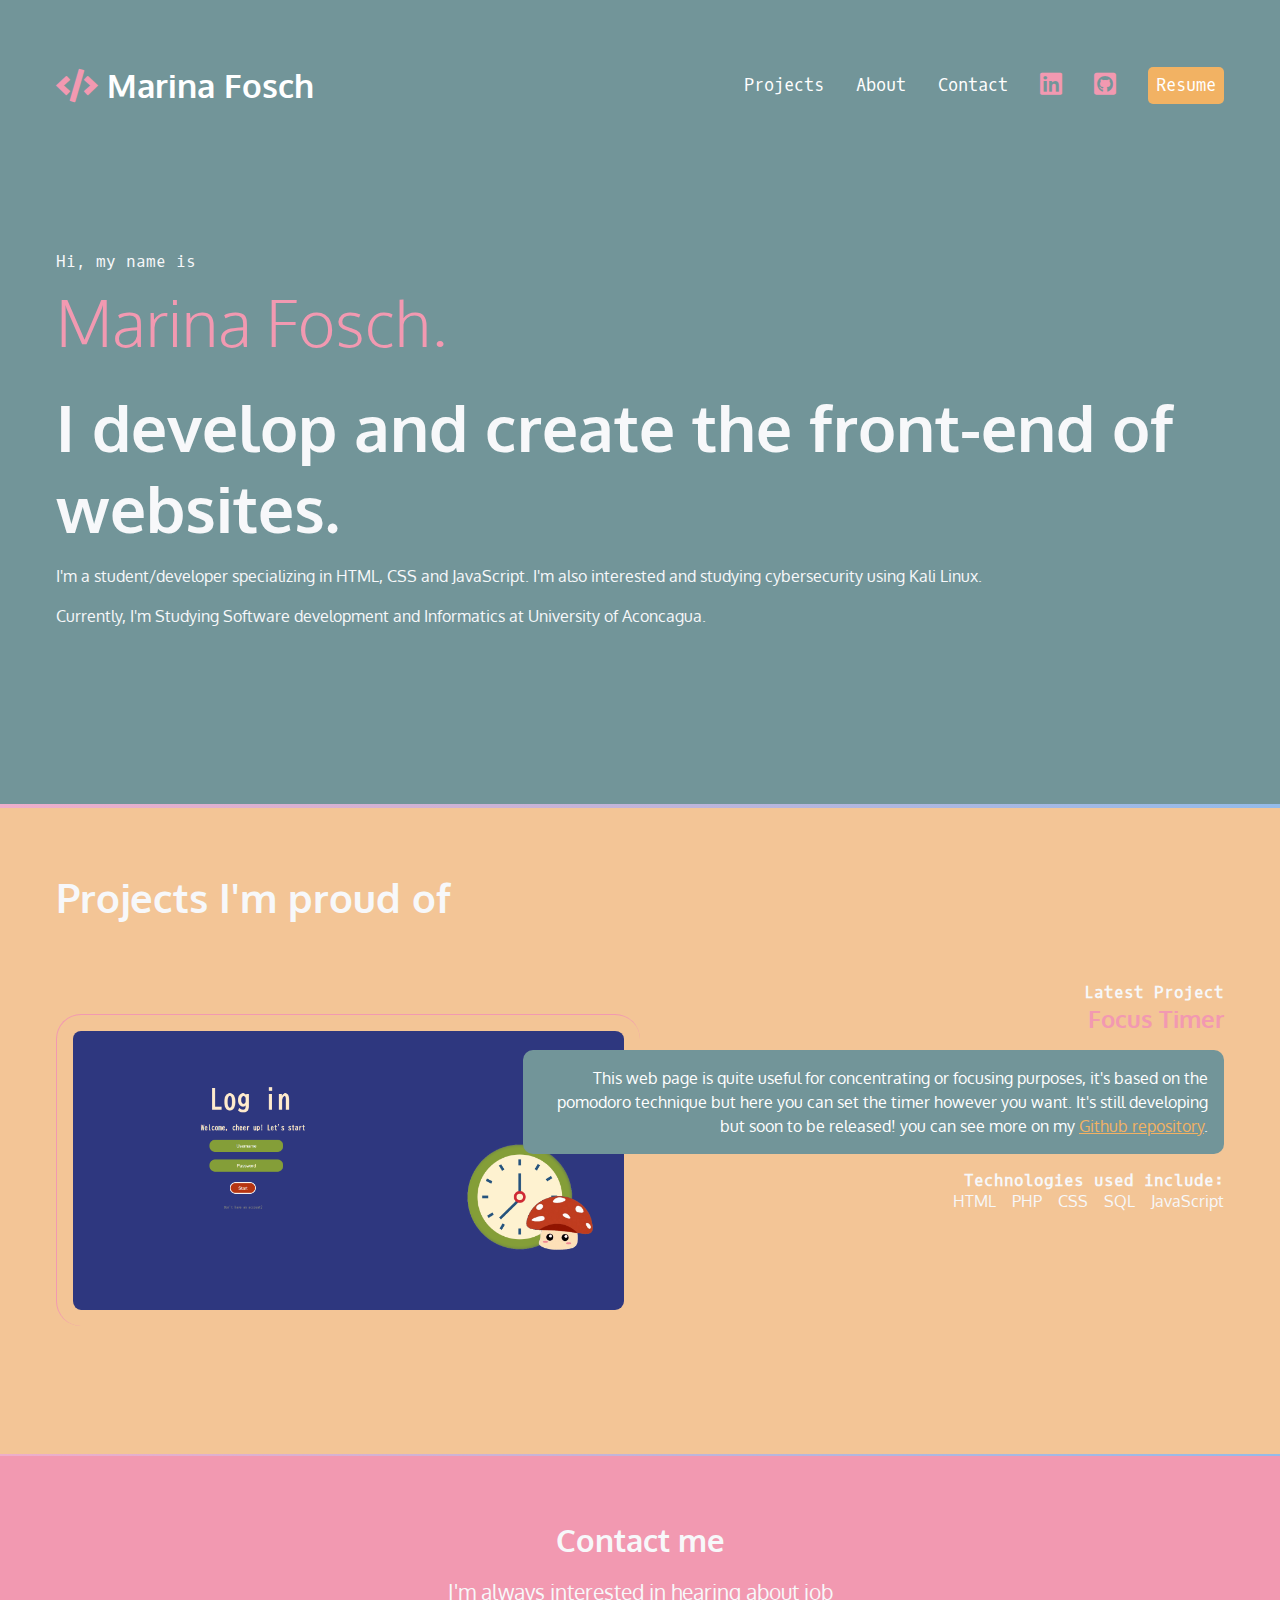
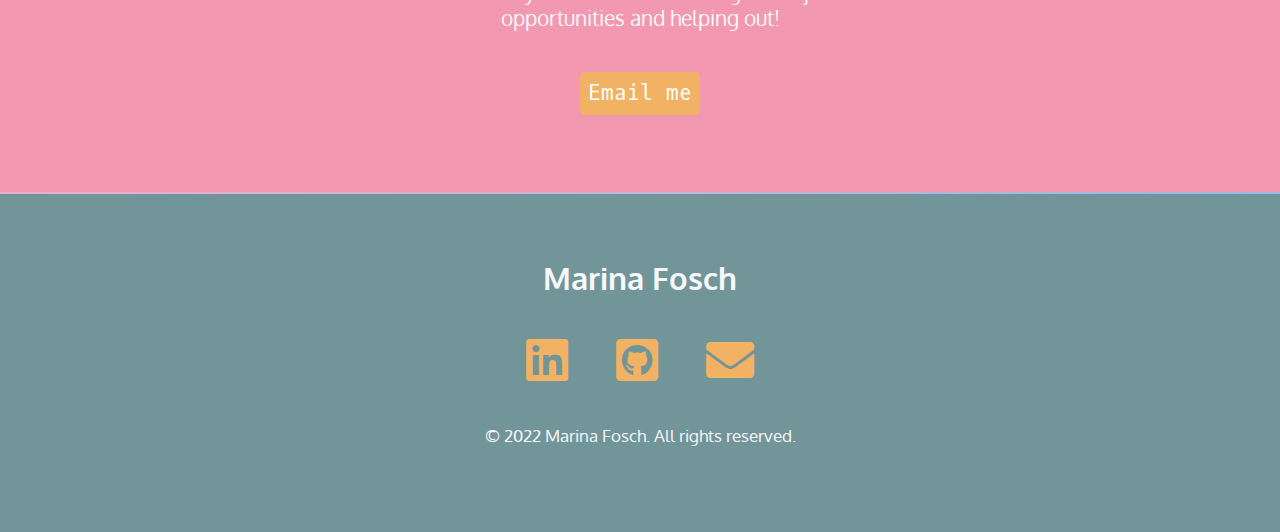
<file: index.html>
<!DOCTYPE html>
<html lang="en">
  <head>
    <meta charset="UTF-8" />
    <meta http-equiv="X-UA-Compatible" content="IE=edge" />
    <meta name="viewport" content="width=device-width, initial-scale=1.0" />
    <link rel="shortcut icon" href="./IMG/HeartDev.png" />
    <title>Marina's Portfolio</title>
    <link href="CSS/style.css" rel="stylesheet" />
    <link rel="preconnect" href="https://fonts.googleapis.com" />
    <link rel="preconnect" href="https://fonts.gstatic.com" crossorigin />
    <link
      href="https://fonts.googleapis.com/css2?family=Oxygen&family=Oxygen+Mono&display=swap"
      rel="stylesheet"
    />
    <!--Font awesome-->
    <link
      href="https://cdnjs.cloudflare.com/ajax/libs/font-awesome/5.15.4/css/all.min.css"
      rel="stylesheet"
    />

    <nav>
      <ul>
        <li>
          <h1>
            <a href="index.html">
              <span class="fas fa-code" aria-hidden="true"></span>
              <span>Marina Fosch</span>
            </a>
          </h1>
        </li>
        <li><a href="#projects">Projects</a></li>
        <li><a href="about.html">About</a></li>
        <li><a href="#contact">Contact</a></li>
        <li>
          <a href="https://www.linkedin.com/in/marina-fosch/" target="_blank">
            <span class="fab fa-linkedin" aria-hidden="true"></span>
            <span class="sr-only">LinkedIn</span>
          </a>
        </li>
        <li>
          <a href="https://github.com/Marinadfr" target="_blank">
            <span class="fab fa-github-square" aria-hidden="true"></span>
            <span class="sr-only">Github</span>
          </a>
        </li>
        <li>
          <a
            href="https://drive.google.com/file/d/1--DBbF8YkuR1nzsoNxI4q6IRurE7CgIR/view?usp=sharing"
            class="button"
            >Resume</a
          >
        </li>
      </ul>
    </nav>
    <!----------------------------------------------------------------------------------------------------->
    <section id="intro">
      <p class="name">Hi, my name is <span> Marina Fosch. </span></p>

      <h2>I develop and create the front-end of websites.</h2>

      <p>
        I'm a student/developer specializing in HTML, CSS and JavaScript. I'm
        also interested and studying cybersecurity using Kali Linux.
      </p>

      <p>
        Currently, I'm Studying Software development and Informatics at
        University of Aconcagua.
      </p>
    </section>
    <div class="gradient"></div>
    <!----------------------------------------------------------------------------------------------------------->
    <div class="gradient"></div>
    <div class="section-blue">
      <section id="projects">
        <h2>Projects I'm proud of</h2>
        <article>
          <div class="text">
            <h4>Latest Project</h4>
            <h3>Focus Timer</h3>
            <p class="blackbox">
              This web page is quite useful for concentrating or focusing
              purposes, it's based on the pomodoro technique but here you can
              set the timer however you want. It's still developing but soon to
              be released! you can see more on my
              <a href="https://github.com/Marinadfr/FocusTimer"
                >Github repository</a
              >.
            </p>
            <h4>Technologies used include:</h4>
            <ul>
              <li>HTML</li>
              <li>PHP</li>
              <li>CSS</li>
              <li>SQL</li>
              <li>JavaScript</li>
            </ul>
          </div>
          <img src="./IMG/FocusTimerHomePage.png" />
        </article>
      </section>
    </div>
    <div class="gradient"></div>
    <div class="section-plum">
      <!------------------------------------------------------------------------------------------------------->

      <section id="contact">
        <h2>Contact me</h2>
        <p>
          I'm always interested in hearing about job opportunities and helping
          out!
        </p>
        <p>
          <a href="mailto:marina.fosch@gmail.com" class="button">Email me</a>
        </p>
      </section>
    </div>
    <div class="gradient"></div>
    <!------------------------------------------------------------------------------------------------------>
    <footer>
      <h2>Marina Fosch</h2>
      <ul>
        <li>
          <a href="https://www.linkedin.com/in/marina-fosch/" target="_blank">
            <span class="fab fa-linkedin" aria-hidden="true"></span>
            <span class="sr-only">LinkedIn</span>
          </a>
        </li>
        <li>
          <a href="https://github.com/Marinadfr" target="_blank">
            <span class="fab fa-github-square" aria-hidden="true"></span>
            <span class="sr-only">Github</span>
          </a>
        </li>
        <li>
          <a href="mailto: marina.fosch@gmail.com">
            <span class="fas fa-envelope" aria-hidden="true"></span>
            <span class="sr-only">Email</span>
          </a>
        </li>
      </ul>
      <p><small>&copy; 2022 Marina Fosch. All rights reserved.</small></p>
    </footer>
  </head>
  <body></body>
</html>
</file>
<file: CSS/style.css>
:root {
  --black: #729599; /*background */
  --dkblue: #f3c596; /* projects */
  --plum: #f299b1; /*contact */
  --hotmag: #f2a20c;
  --magenta: #f2b263; /*buttons*/
  --aqua: #f299b1;
  --white: #f7f8fa;
  --font-size: 1.3rem;
  --mono: "Oxygen mono", monospace;
  --sans: Oxygen, sans-serif;
}

html {
  box-sizing: border-box;
}

*,
*::before,
*::after {
  box-sizing: inherit;
}

/* generic styles for the page */

body {
  padding: 0;
  margin: 0;
  font-family: var(--sans);
  background-color: var(--black);
  color: var(--white);
  font-size: var(--font-size);
}

h1,
h2,
h3 {
  margin: 0;
}

a {
  color: var(--magenta);
}

a:hover {
  color: var(--hotmag);
  text-decoration: none;
}

img {
  width: 100%;
}

/* background color divs */

.section-plum {
  background-color: var(--plum);
}

.section-blue {
  background-color: var(--dkblue);
}

.gradient {
  background: linear-gradient(
    90deg,
    rgba(238, 174, 202, 1) 0%,
    rgba(148, 187, 233, 1) 100%
  );
  height: 2px;
}

/* intro styles */

#intro {
  padding: 4rem 1rem 10rem 1rem;
  padding-bottom: 10rem;
  max-width: 1200px;
  margin: 0 auto;
}

#intro p {
  font-size: 1rem;
  line-height: 1.5;
}

#intro .name {
  font-family: var(--mono);
  font-size: 1rem;
}

.name span {
  font-family: var(--sans);
  font-size: 4rem;
  color: var(--aqua);
  display: block;
  font-weight: 300;
}

#intro h2 {
  font-size: 4rem;
}

/* contact section */

#contact {
  width: 400px;
  text-align: center;
  margin: 0 auto;
  padding: 4rem 0;
}

#contact p:last-child {
  margin-top: 3rem;
}

/* navigation */

nav {
  font-family: var(--mono);
  font-size: 80%;
  padding: 4rem 1rem;
}

nav h1 a {
  font-family: var(--sans);
}

nav ul {
  margin: 0;
  padding: 0;
  list-style-type: none;
  display: flex;
  flex-flow: row wrap;
  justify-content: center;
  align-items: center;
  gap: 2rem;
}

nav li:first-child {
  flex-basis: 100%;
  text-align: center;
}

nav [class*="fa-"] {
  font-size: 150%;
  color: var(--aqua);
}

nav h1 [class*="fa-"] {
  font-size: 100%;
  color: var(--aqua);
}

nav a {
  color: white;
  text-decoration: none;
  display: block;
}

nav a:hover,
nav [class*="fa-"]:hover {
  color: var(--magenta);
}

.button {
  background-color: var(--magenta);
  color: white;
  padding: 0.5rem;
  border-radius: 5px;
  text-decoration: none;
  font-family: var(--mono);
}

.button:hover {
  color: white;
  background-color: var(--hotmag);
}

/* projects section */

#projects {
  padding: 4rem 1rem;
}

#projects h2 {
  font-size: 2.5rem;
  margin-bottom: calc(2.5rem * 1.5);
}

#projects h3 {
  color: var(--aqua);
}

#projects h4 {
  font-size: 1rem;
  font-family: var(--mono);
  margin: 0;
}

.blackbox {
  padding: 1rem;
  border-radius: 10px;
  color: white;
  background-color: var(--black);
  font-size: 1rem;
  line-height: 1.5;
}

#projects ul {
  list-style-type: none;
  padding: 0;
  margin: 0;
  display: flex;
  flex-flow: row wrap;
  justify-content: flex-start;
  gap: 1rem;
  font-size: 1rem;
}

#projects img {
  margin: 2rem 0 4rem 0;
  padding: 1rem;
  border-left: 1px solid var(--aqua);
  border-top: 1px solid var(--aqua);
  border-radius: 25px;
}

/* footer section */

footer {
  text-align: center;
  padding: 4rem 0;
}

footer ul {
  list-style-type: none;
  padding: 0;
  margin: 2rem 0;
  display: flex;
  flex-flow: row wrap;
  justify-content: center;
  gap: 3rem;
  font-size: 3rem;
}

/* responsive */
@media (min-width: 800px) {
  article {
    display: grid;
    grid-template-columns: repeat(10, 1fr);
  }
  #projects {
    max-width: 1200px;
    margin: 0 auto;
  }
  #projects img {
    grid-column: 1/6;
    grid-row: 1/2;
  }
  .text {
    grid-column: 5/11;
    grid-row: 1/2;
    order: 2;
    text-align: right;
  }
  #projects ul {
    justify-content: flex-end;
  }
  #projects .reverse .text {
    grid-column: 1/7;
    order: 2;
    text-align: left;
  }
  #projects .reverse img {
    grid-column: 6/11;
    grid-row: 1/2;
  }
  #projects .reverse ul {
    justify-content: flex-start;
  }
}

@media (min-width: 850px) {
  nav {
    max-width: 1200px;
    margin: 0 auto;
  }
  nav li:first-child {
    flex-basis: auto;
    text-align: left;
    margin-right: auto;
  }
}
</file>
